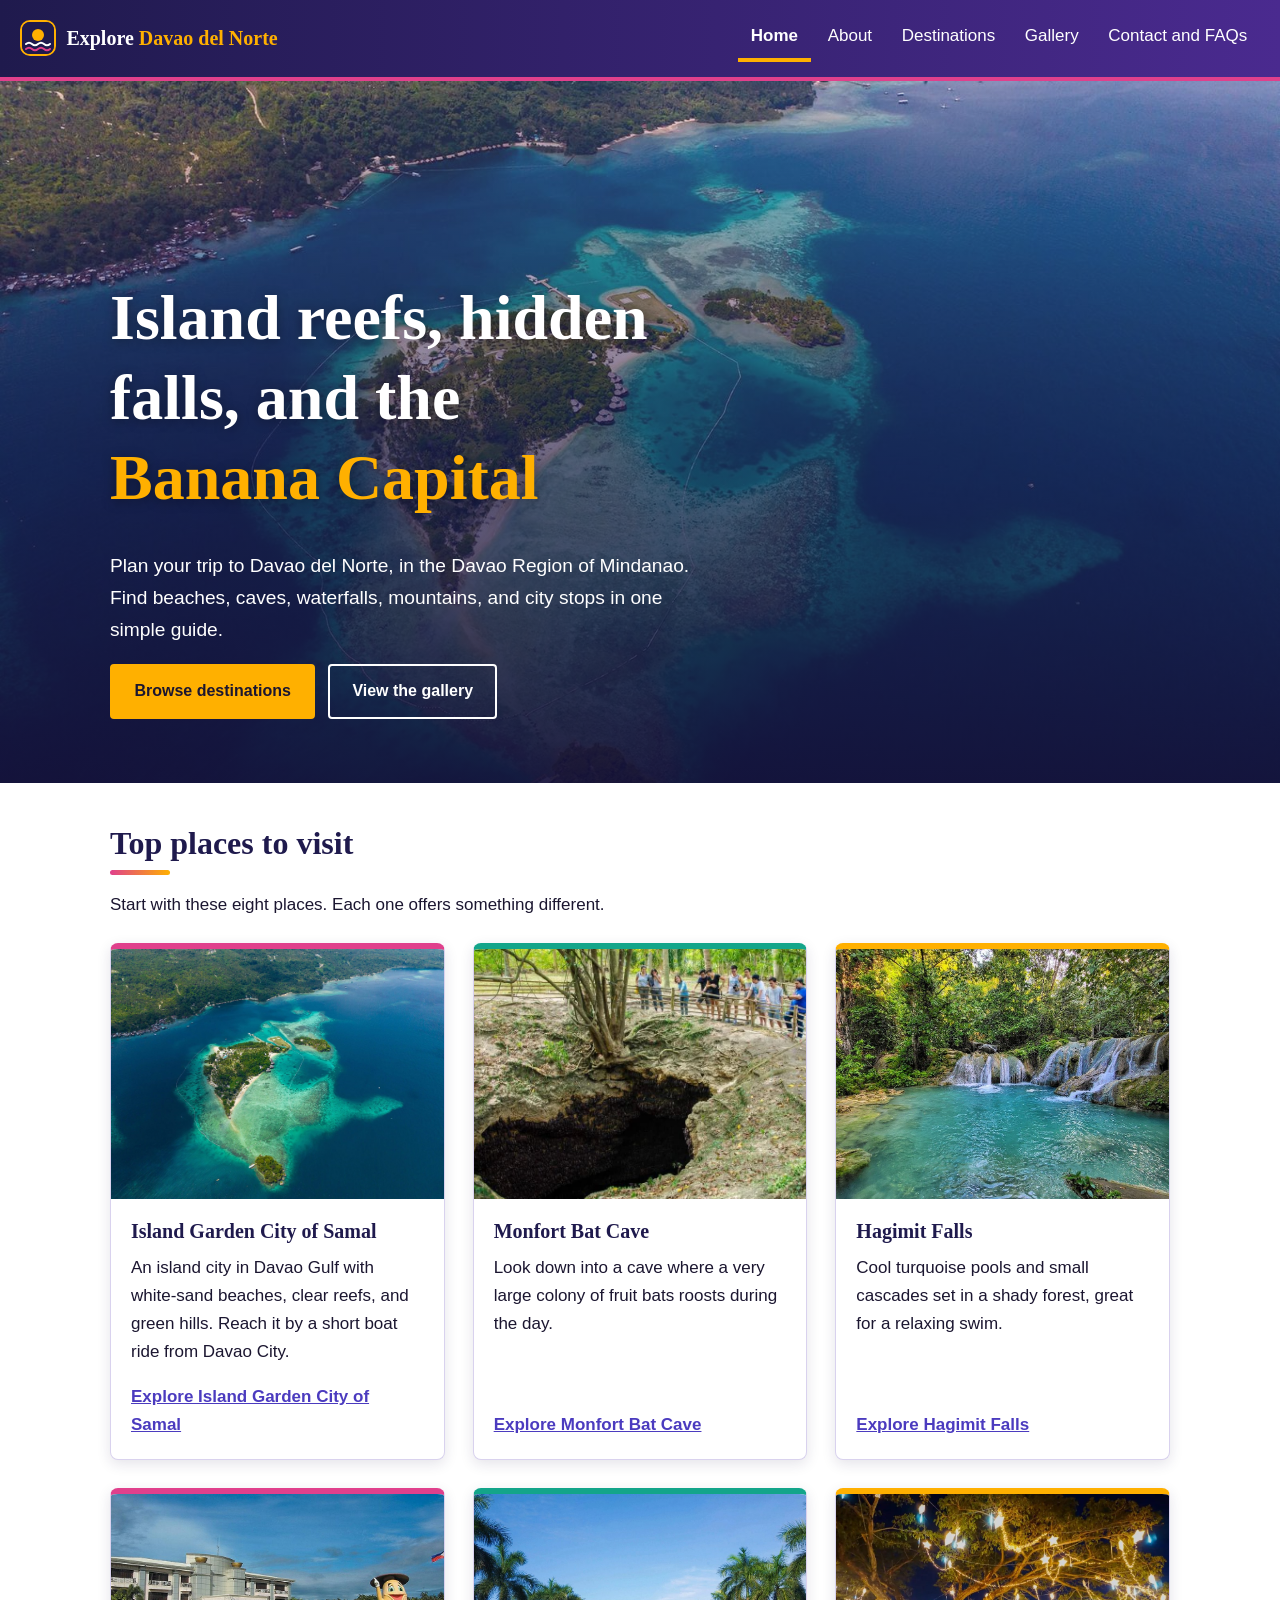
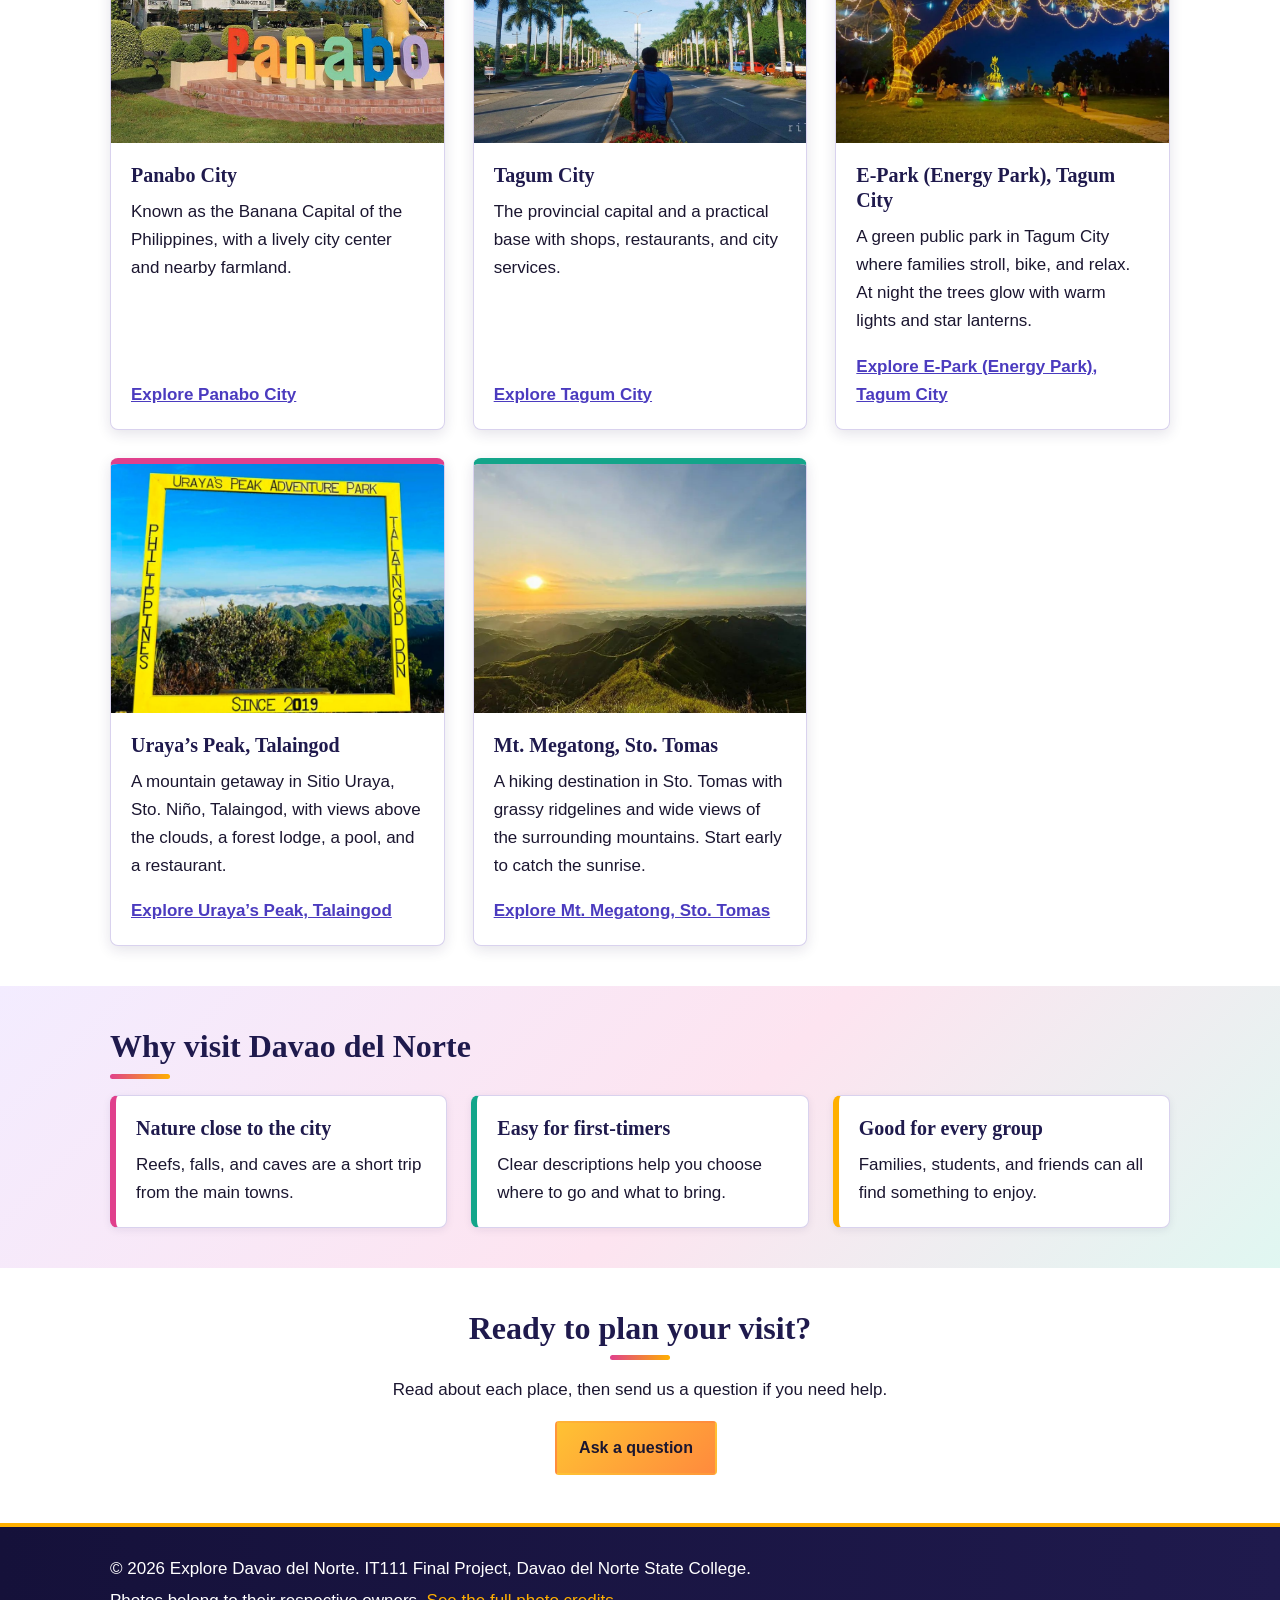
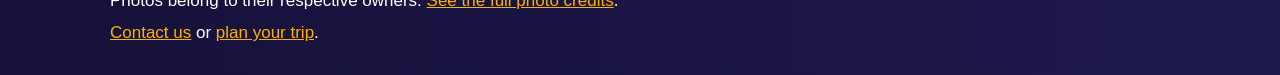
<file: index.html>
<!DOCTYPE html>
<html lang="en">
<head>
<meta charset="UTF-8">
<meta name="viewport" content="width=device-width, initial-scale=1">
<meta name="description" content="Beaches, waterfalls, caves, and city sights in Davao del Norte, Philippines.">
<title>Home | Explore Davao del Norte</title>
<link rel="icon" href="images/logo.svg" type="image/svg+xml">
<link rel="stylesheet" href="css/style.css">
</head>
<body>
<a class="skip-link" href="#main">Skip to main content</a>
<header class="site-header">
<a class="brand" href="index.html"><img src="images/logo.svg" width="36" height="36" alt=""><span>Explore <b>Davao del Norte</b></span></a>
<nav aria-label="Main navigation"><ul><li><a href="index.html" aria-current="page">Home</a></li><li><a href="about.html">About</a></li><li><a href="destinations.html">Destinations</a></li><li><a href="gallery.html">Gallery</a></li><li><a href="contact.html">Contact and FAQs</a></li></ul></nav>
</header>
<main id="main">
<section class="hero">
<img src="images/samal.jpg" width="1600" height="1198" alt="Aerial view of a small green island with white beaches and turquoise reefs in Davao Gulf, Island Garden City of Samal" fetchpriority="high">
<div class="hero-text wrap">
<h1>Island reefs, hidden falls, and the <span class="hl">Banana Capital</span></h1>
<p>Plan your trip to Davao del Norte, in the Davao Region of Mindanao. Find beaches, caves, waterfalls, mountains, and city stops in one simple guide.</p>
<a class="btn alt" href="destinations.html">Browse destinations</a>
<a class="btn light" href="gallery.html">View the gallery</a>
</div>
</section>
<section class="wrap">
<h2>Top places to visit</h2>
<p>Start with these eight places. Each one offers something different.</p>
<div class="cards"><article class="place-card"><img src="images/samal.jpg" width="1600" height="1198" alt="Aerial view of a small green island with white beaches and turquoise reefs in Davao Gulf, Island Garden City of Samal" loading="lazy"><div class="place-body"><h3>Island Garden City of Samal</h3><p>An island city in Davao Gulf with white-sand beaches, clear reefs, and green hills. Reach it by a short boat ride from Davao City.</p><a href="destinations.html#samal">Explore Island Garden City of Samal</a></div></article><article class="place-card"><img src="images/monfort-bat-cave.jpg" width="800" height="530" alt="Visitors at a wooden railing looking into the Monfort Bat Cave opening, where bats cling to the walls" loading="lazy"><div class="place-body"><h3>Monfort Bat Cave</h3><p>Look down into a cave where a very large colony of fruit bats roosts during the day.</p><a href="destinations.html#monfort">Explore Monfort Bat Cave</a></div></article><article class="place-card"><img src="images/hagimit-falls.jpg" width="1000" height="1248" alt="Clear turquoise pool fed by small waterfalls in a green forest at Hagimit Falls" loading="lazy"><div class="place-body"><h3>Hagimit Falls</h3><p>Cool turquoise pools and small cascades set in a shady forest, great for a relaxing swim.</p><a href="destinations.html#hagimit">Explore Hagimit Falls</a></div></article><article class="place-card"><img src="images/panabo.jpg" width="1600" height="719" alt="Panabo City Hall behind a colorful Panabo City sign and a banana mascot statue" loading="lazy"><div class="place-body"><h3>Panabo City</h3><p>Known as the Banana Capital of the Philippines, with a lively city center and nearby farmland.</p><a href="destinations.html#panabo">Explore Panabo City</a></div></article><article class="place-card"><img src="images/tagum-city.jpg" width="1600" height="912" alt="Man in a blue shirt standing on a road median, looking down a wide street lined with tall royal palm trees in Tagum City" loading="lazy"><div class="place-body"><h3>Tagum City</h3><p>The provincial capital and a practical base with shops, restaurants, and city services.</p><a href="destinations.html#tagum">Explore Tagum City</a></div></article><article class="place-card"><img src="images/e-park-night.jpg" width="1200" height="800" alt="Large tree wrapped in warm lights and hanging star lanterns at night in E-Park, with people walking and cycling" loading="lazy"><div class="place-body"><h3>E-Park (Energy Park), Tagum City</h3><p>A green public park in Tagum City where families stroll, bike, and relax. At night the trees glow with warm lights and star lanterns.</p><a href="destinations.html#epark">Explore E-Park (Energy Park), Tagum City</a></div></article><article class="place-card"><img src="images/urayas-peak-frame.jpg" width="1600" height="1266" alt="Large yellow frame reading Uraya's Peak Adventure Park, Talaingod, framing blue sky and green mountain ridges above a sea of clouds" loading="lazy"><div class="place-body"><h3>Uraya&rsquo;s Peak, Talaingod</h3><p>A mountain getaway in Sitio Uraya, Sto. Ni&ntilde;o, Talaingod, with views above the clouds, a forest lodge, a pool, and a restaurant.</p><a href="destinations.html#uraya">Explore Uraya&rsquo;s Peak, Talaingod</a></div></article><article class="place-card"><img src="images/mt-megatong.jpg" width="1080" height="700" alt="Sunrise over green grassy mountain ridges at Mt. Megatong, with soft mist in the valleys" loading="lazy"><div class="place-body"><h3>Mt. Megatong, Sto. Tomas</h3><p>A hiking destination in Sto. Tomas with grassy ridgelines and wide views of the surrounding mountains. Start early to catch the sunrise.</p><a href="destinations.html#megatong">Explore Mt. Megatong, Sto. Tomas</a></div></article></div>
</section>
<section class="band">
<div class="wrap">
<h2>Why visit Davao del Norte</h2>
<div class="grid">
<div class="card"><h3>Nature close to the city</h3><p>Reefs, falls, and caves are a short trip from the main towns.</p></div>
<div class="card"><h3>Easy for first-timers</h3><p>Clear descriptions help you choose where to go and what to bring.</p></div>
<div class="card"><h3>Good for every group</h3><p>Families, students, and friends can all find something to enjoy.</p></div>
</div>
</div>
</section>
<section class="wrap cta">
<h2>Ready to plan your visit?</h2>
<p>Read about each place, then send us a question if you need help.</p>
<a class="btn" href="contact.html">Ask a question</a>
</section>
</main>
<footer class="site-footer">
<div class="wrap">
<p>&copy; 2026 Explore Davao del Norte. IT111 Final Project, Davao del Norte State College.</p>
<p>Photos belong to their respective owners. <a href="gallery.html#credits">See the full photo credits</a>.</p>
<p><a href="contact.html">Contact us</a> or <a href="destinations.html">plan your trip</a>.</p>
</div>
</footer>
</body>
</html>
</file>
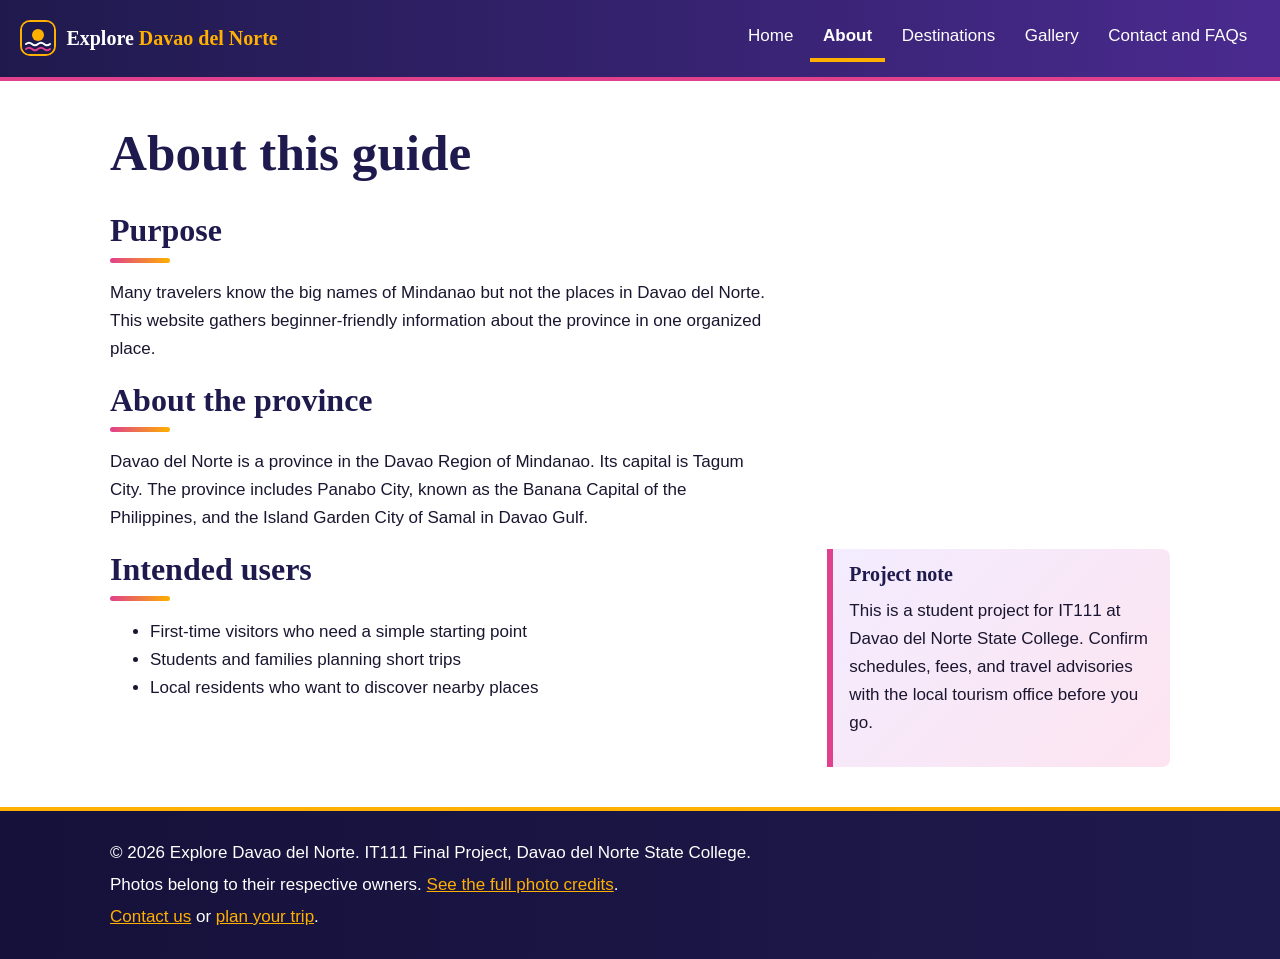
<file: about.html>
<!DOCTYPE html>
<html lang="en">
<head>
<meta charset="UTF-8">
<meta name="viewport" content="width=device-width, initial-scale=1">
<meta name="description" content="Why this travel guide exists and who it serves.">
<title>About | Explore Davao del Norte</title>
<link rel="icon" href="images/logo.svg" type="image/svg+xml">
<link rel="stylesheet" href="css/style.css">
</head>
<body>
<a class="skip-link" href="#main">Skip to main content</a>
<header class="site-header">
<a class="brand" href="index.html"><img src="images/logo.svg" width="36" height="36" alt=""><span>Explore <b>Davao del Norte</b></span></a>
<nav aria-label="Main navigation"><ul><li><a href="index.html">Home</a></li><li><a href="about.html" aria-current="page">About</a></li><li><a href="destinations.html">Destinations</a></li><li><a href="gallery.html">Gallery</a></li><li><a href="contact.html">Contact and FAQs</a></li></ul></nav>
</header>
<main id="main">
<section class="wrap">
<h1>About this guide</h1>
<div>
<h2>Purpose</h2>
<p>Many travelers know the big names of Mindanao but not the places in Davao del Norte. This website gathers beginner-friendly information about the province in one organized place.</p>
<h2>About the province</h2>
<p>Davao del Norte is a province in the Davao Region of Mindanao. Its capital is Tagum City. The province includes Panabo City, known as the Banana Capital of the Philippines, and the Island Garden City of Samal in Davao Gulf.</p>
</div>
<div class="split">
<div>
<h2>Intended users</h2>
<ul>
<li>First-time visitors who need a simple starting point</li>
<li>Students and families planning short trips</li>
<li>Local residents who want to discover nearby places</li>
</ul>
</div>
<aside class="note" aria-label="Project note">
<h3>Project note</h3>
<p>This is a student project for IT111 at Davao del Norte State College. Confirm schedules, fees, and travel advisories with the local tourism office before you go.</p>
</aside>
</div>
</section>
</main>
<footer class="site-footer">
<div class="wrap">
<p>&copy; 2026 Explore Davao del Norte. IT111 Final Project, Davao del Norte State College.</p>
<p>Photos belong to their respective owners. <a href="gallery.html#credits">See the full photo credits</a>.</p>
<p><a href="contact.html">Contact us</a> or <a href="destinations.html">plan your trip</a>.</p>
</div>
</footer>
</body>
</html>
</file>
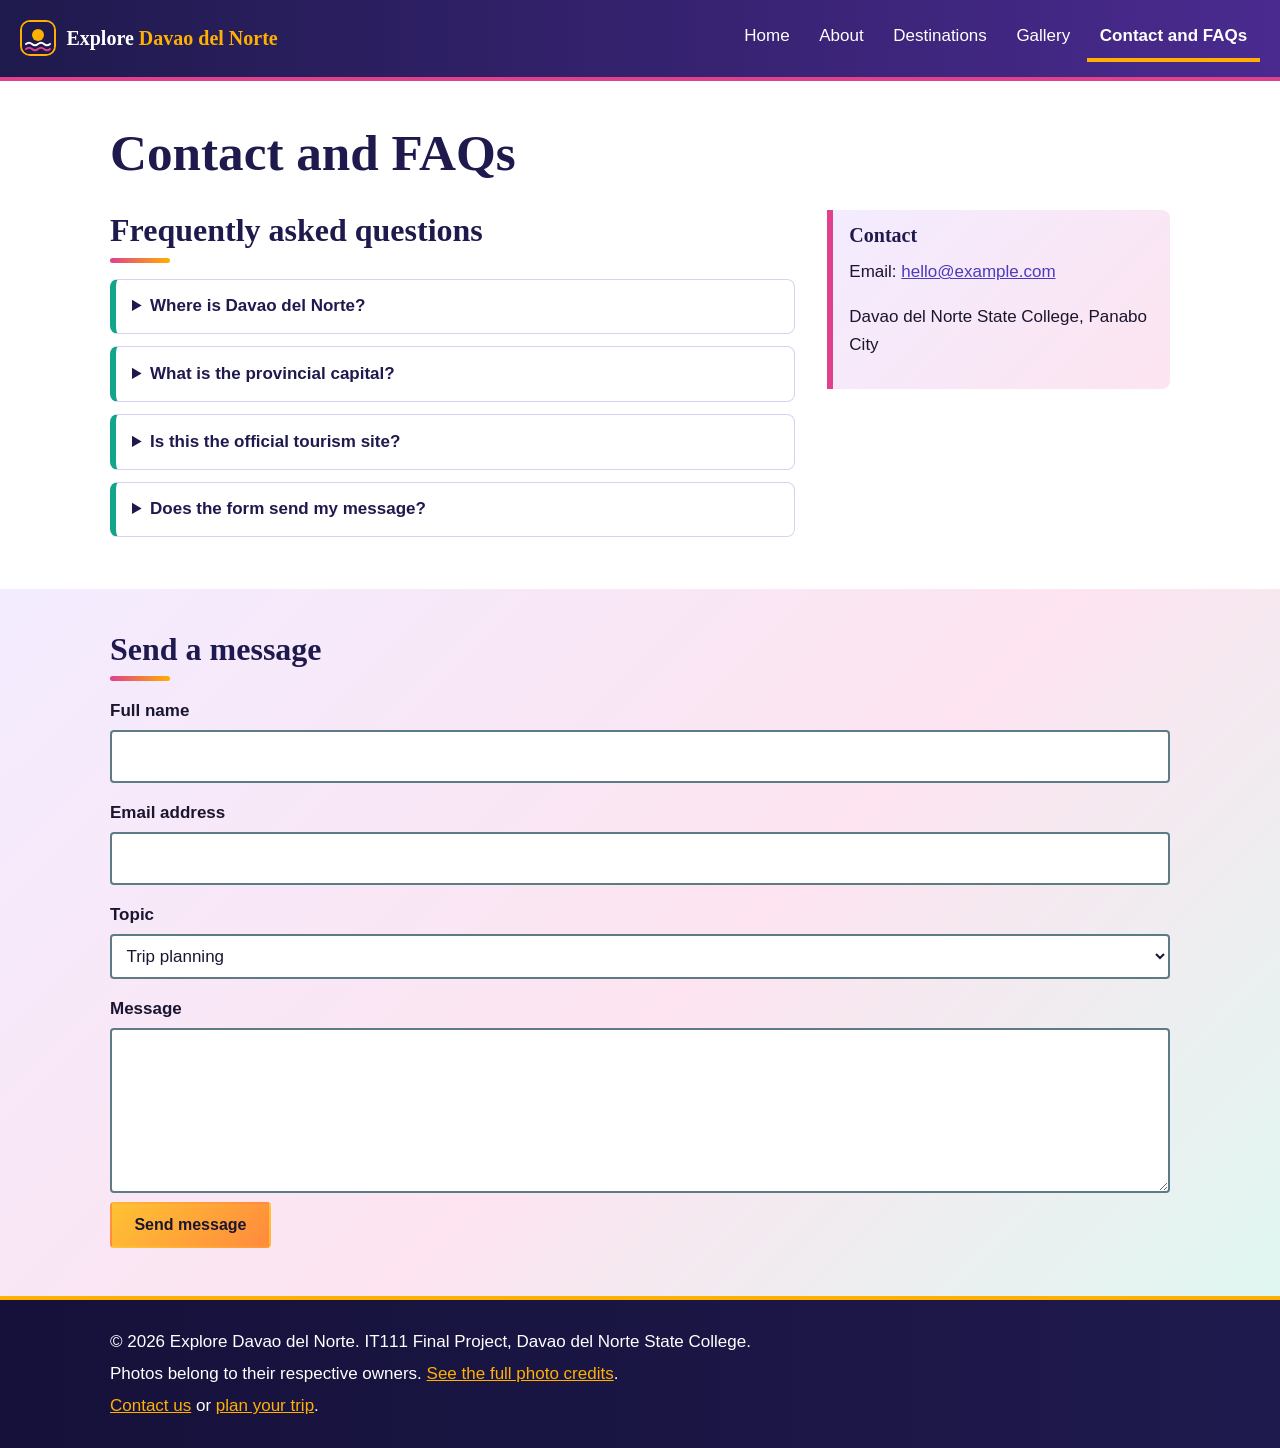
<file: contact.html>
<!DOCTYPE html>
<html lang="en">
<head>
<meta charset="UTF-8">
<meta name="viewport" content="width=device-width, initial-scale=1">
<meta name="description" content="Answers to common questions and a contact form.">
<title>Contact and FAQs | Explore Davao del Norte</title>
<link rel="icon" href="images/logo.svg" type="image/svg+xml">
<link rel="stylesheet" href="css/style.css">
</head>
<body>
<a class="skip-link" href="#main">Skip to main content</a>
<header class="site-header">
<a class="brand" href="index.html"><img src="images/logo.svg" width="36" height="36" alt=""><span>Explore <b>Davao del Norte</b></span></a>
<nav aria-label="Main navigation"><ul><li><a href="index.html">Home</a></li><li><a href="about.html">About</a></li><li><a href="destinations.html">Destinations</a></li><li><a href="gallery.html">Gallery</a></li><li><a href="contact.html" aria-current="page">Contact and FAQs</a></li></ul></nav>
</header>
<main id="main">
<section class="wrap">
<h1>Contact and FAQs</h1>
<div class="split">
<div>
<h2>Frequently asked questions</h2>
<details><summary>Where is Davao del Norte?</summary><p>It is a province in the Davao Region of Mindanao, Philippines.</p></details>
<details><summary>What is the provincial capital?</summary><p>Tagum City.</p></details>
<details><summary>Is this the official tourism site?</summary><p>No. It is a student project. Please confirm travel details with the local tourism office.</p></details>
<details><summary>Does the form send my message?</summary><p>No. It is a demo form and does not process data.</p></details>
</div>
<aside class="note" aria-label="Contact details">
<h3>Contact</h3>
<p>Email: <a href="mailto:hello@example.com">hello@example.com</a></p>
<p>Davao del Norte State College, Panabo City</p>
</aside>
</div>
</section>
<section class="band">
<div class="wrap">
<h2>Send a message</h2>
<form action="#" method="post">
<label for="name">Full name</label>
<input type="text" id="name" name="name" autocomplete="name" required>
<label for="email">Email address</label>
<input type="email" id="email" name="email" autocomplete="email" required>
<label for="topic">Topic</label>
<select id="topic" name="topic"><option>Trip planning</option><option>Feedback</option><option>Other</option></select>
<label for="message">Message</label>
<textarea id="message" name="message" rows="5" required></textarea>
<button class="btn" type="submit">Send message</button>
</form>
</div>
</section>
</main>
<footer class="site-footer">
<div class="wrap">
<p>&copy; 2026 Explore Davao del Norte. IT111 Final Project, Davao del Norte State College.</p>
<p>Photos belong to their respective owners. <a href="gallery.html#credits">See the full photo credits</a>.</p>
<p><a href="contact.html">Contact us</a> or <a href="destinations.html">plan your trip</a>.</p>
</div>
</footer>
</body>
</html>
</file>
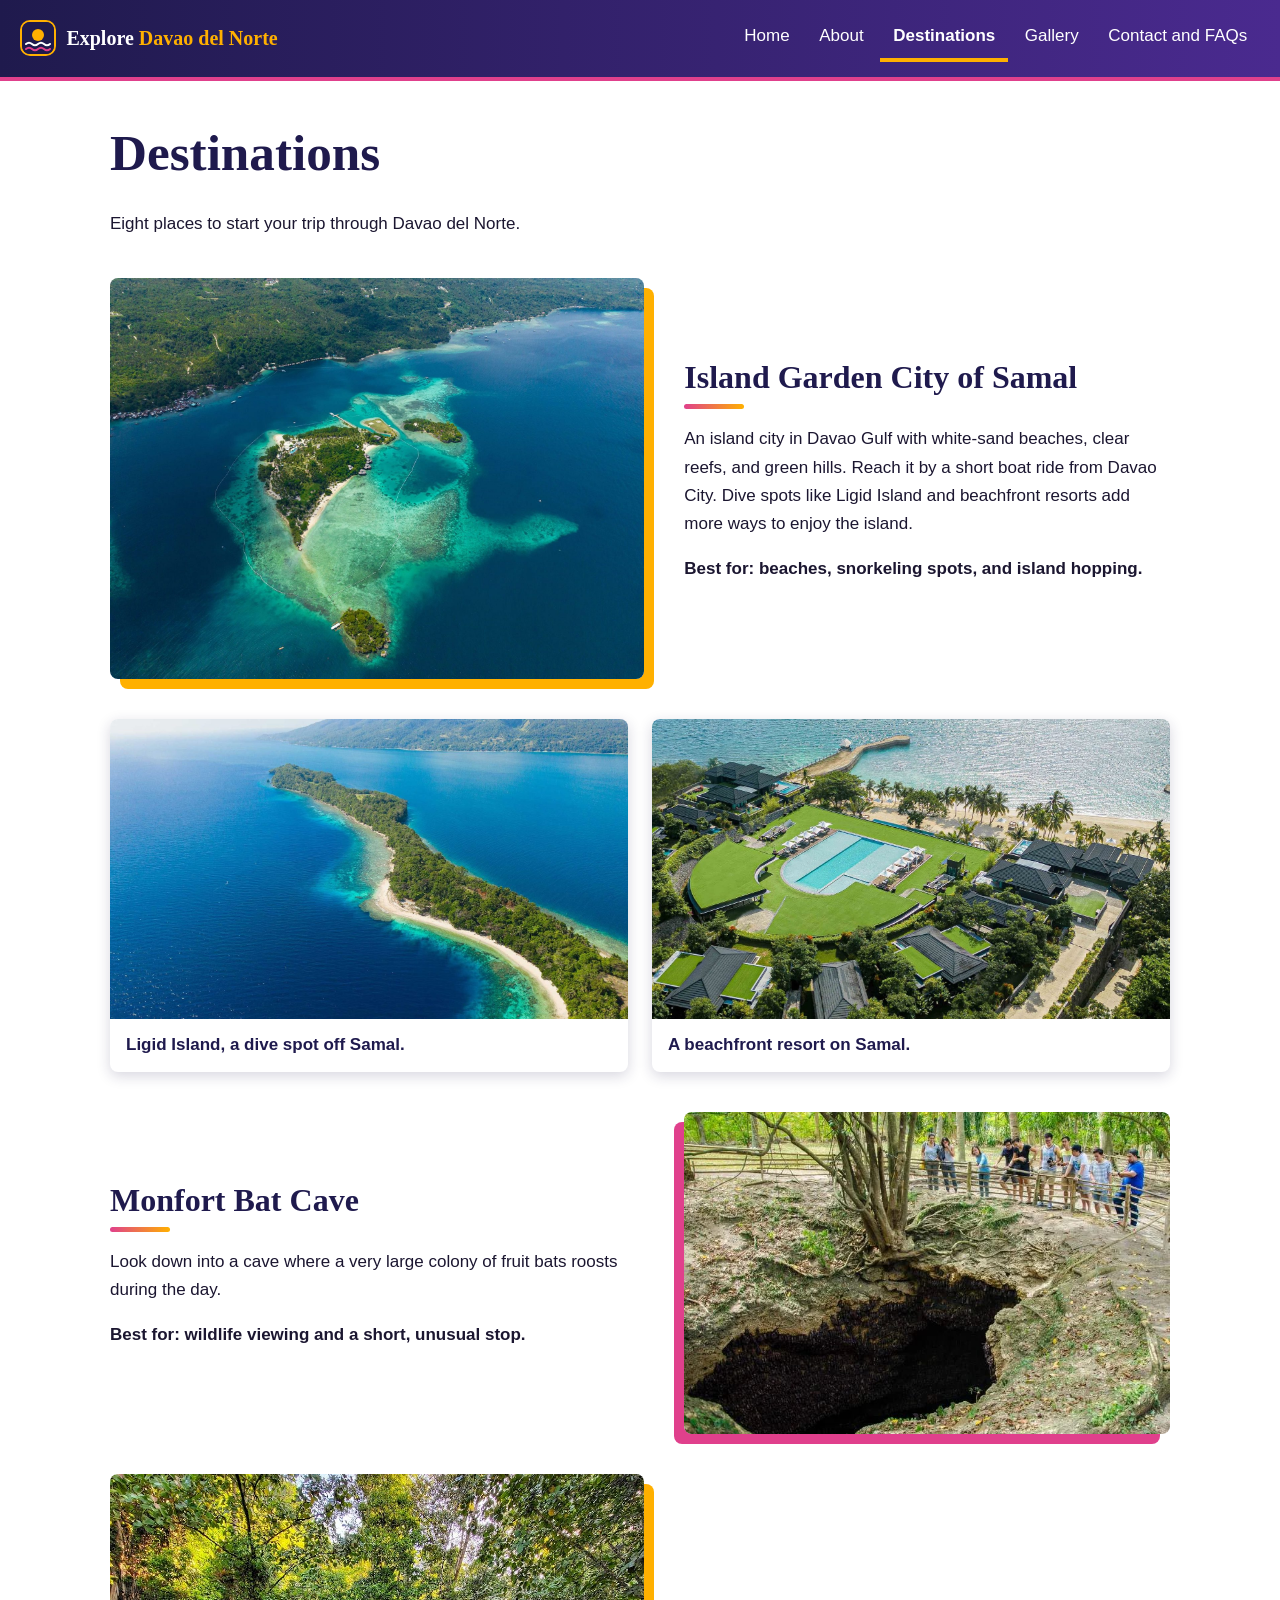
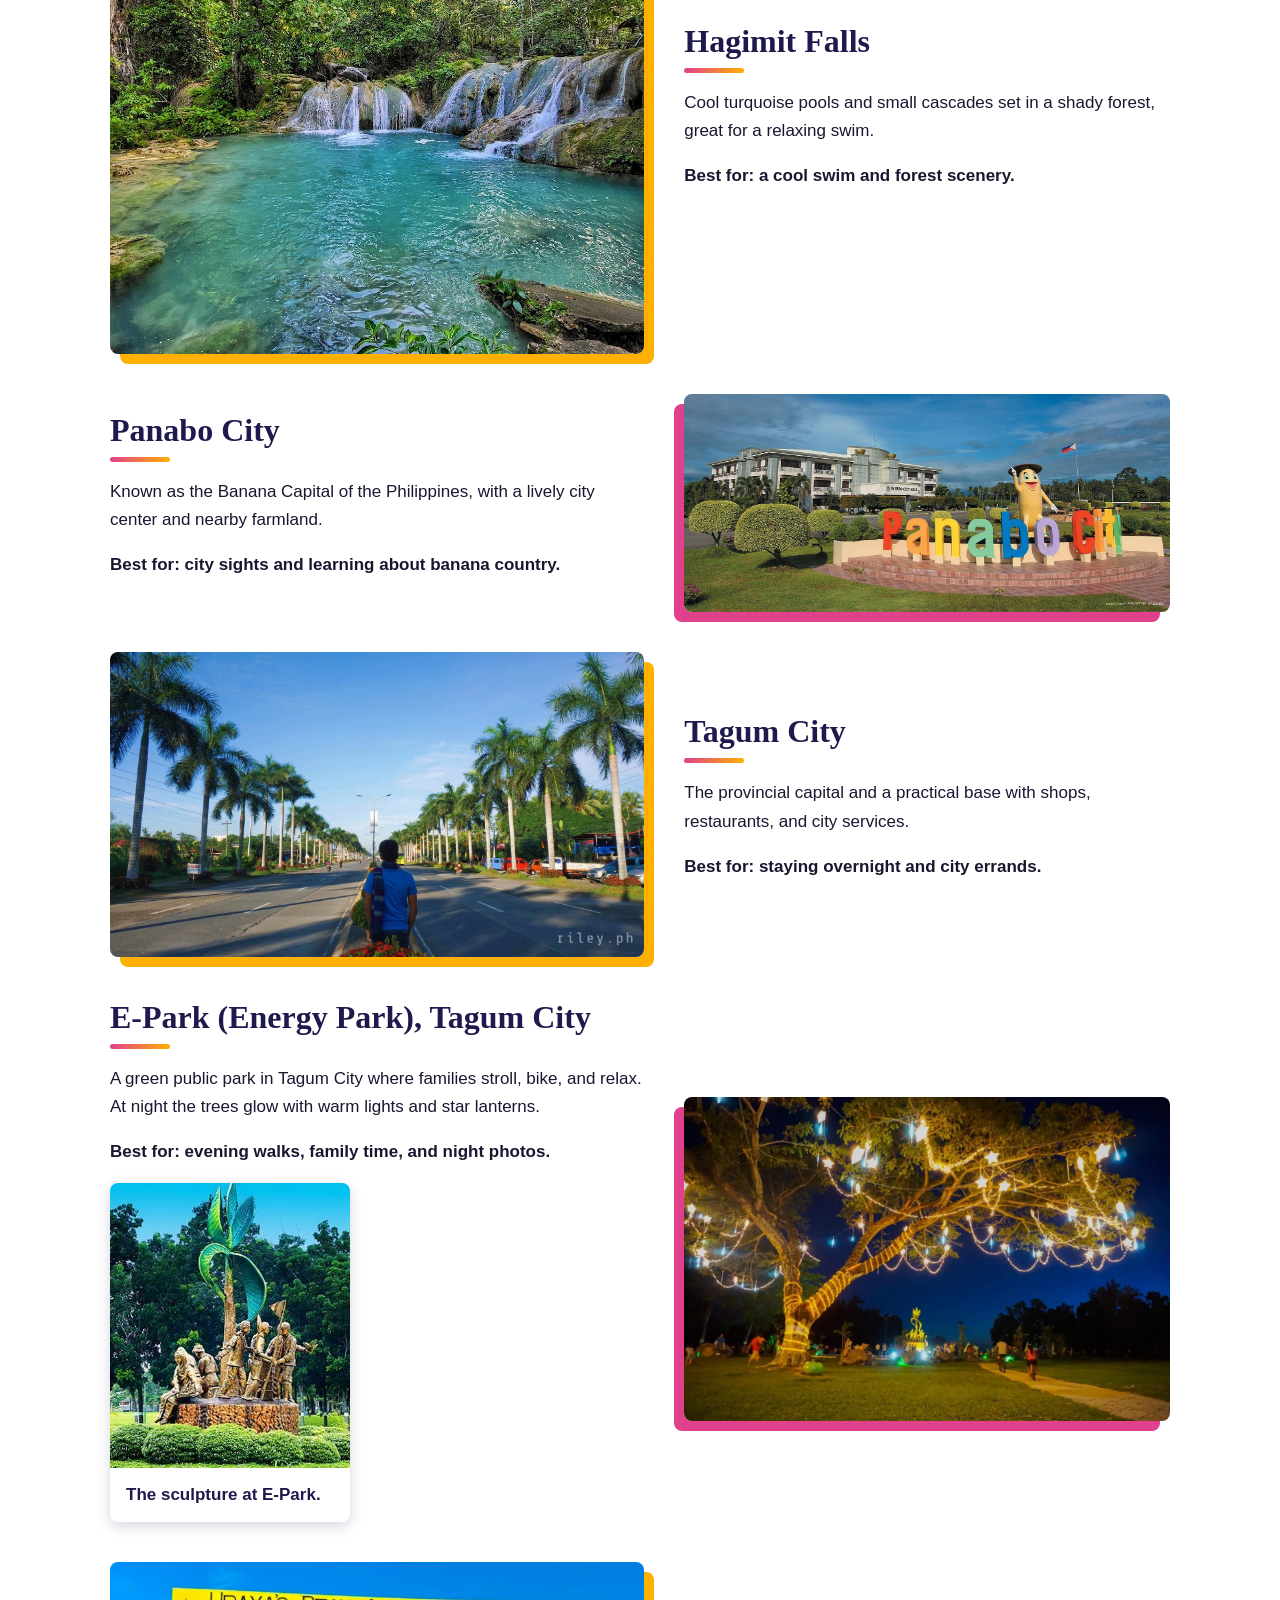
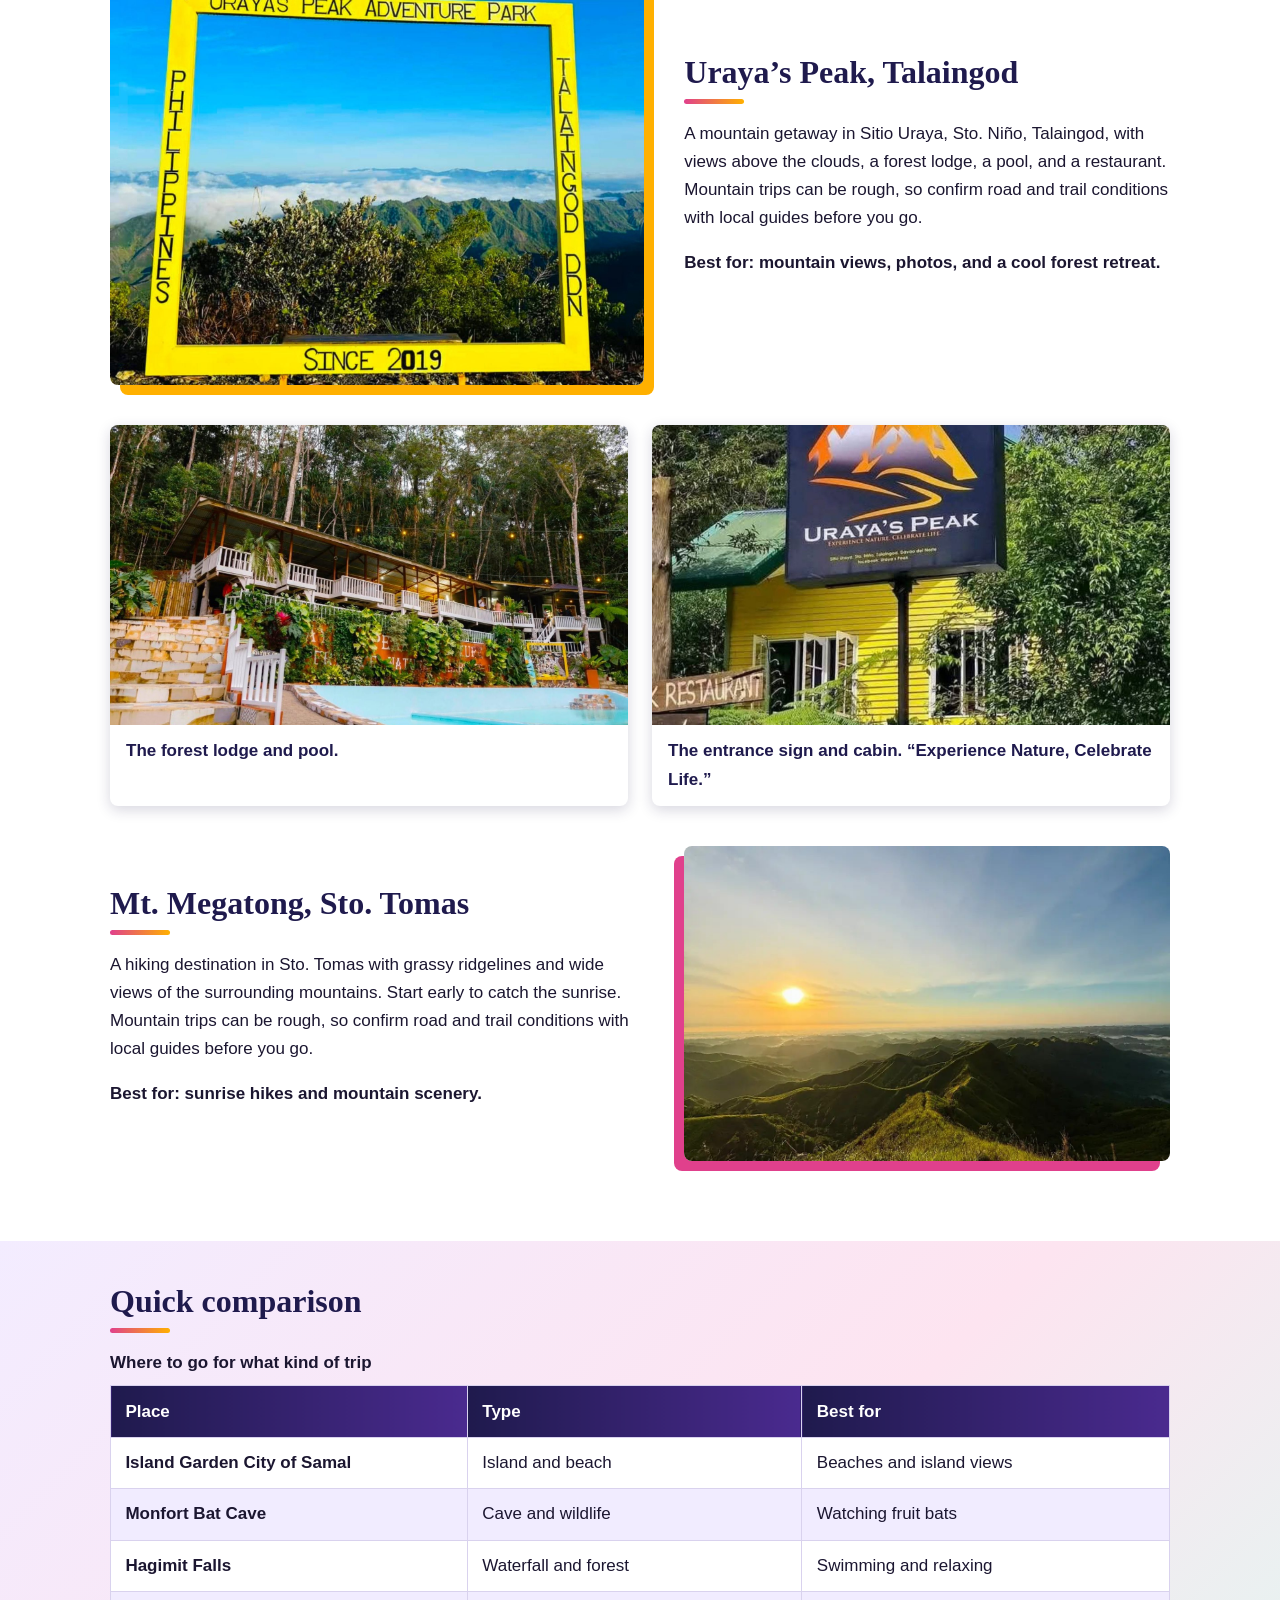
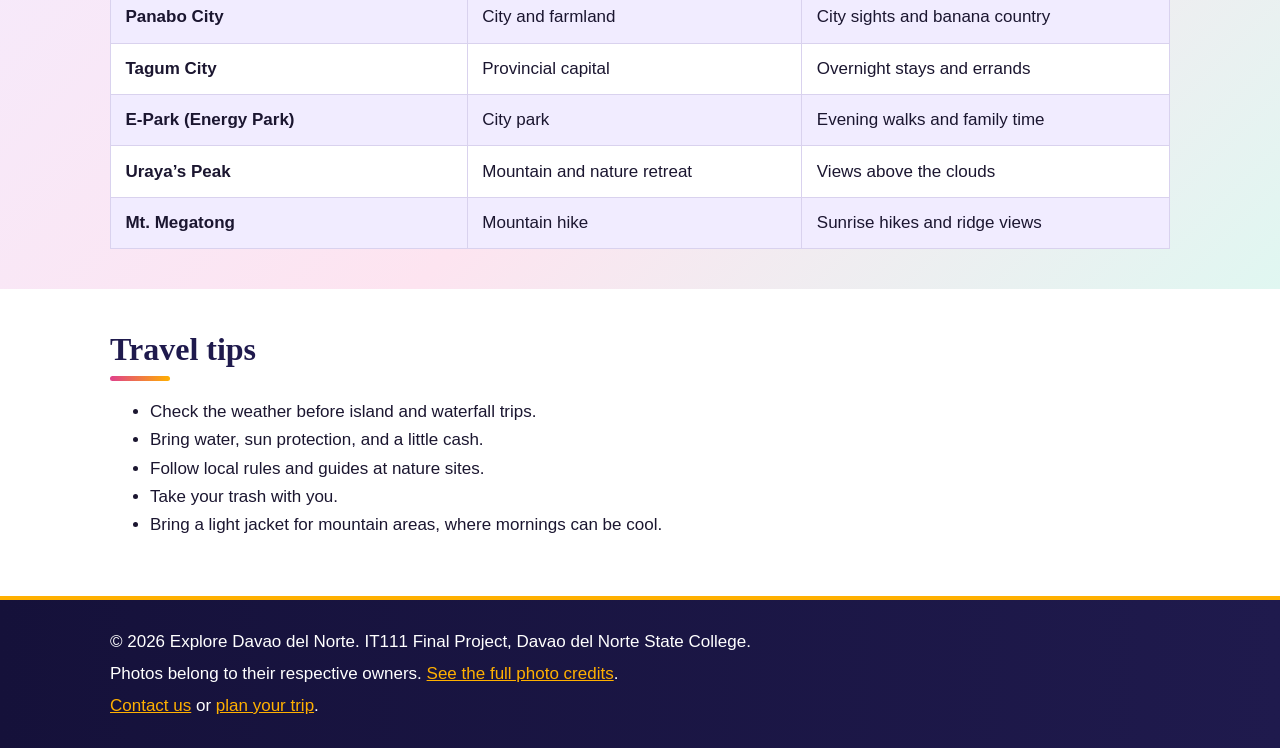
<file: destinations.html>
<!DOCTYPE html>
<html lang="en">
<head>
<meta charset="UTF-8">
<meta name="viewport" content="width=device-width, initial-scale=1">
<meta name="description" content="Featured places in Samal Island, Panabo City, and Tagum City.">
<title>Destinations | Explore Davao del Norte</title>
<link rel="icon" href="images/logo.svg" type="image/svg+xml">
<link rel="stylesheet" href="css/style.css">
</head>
<body>
<a class="skip-link" href="#main">Skip to main content</a>
<header class="site-header">
<a class="brand" href="index.html"><img src="images/logo.svg" width="36" height="36" alt=""><span>Explore <b>Davao del Norte</b></span></a>
<nav aria-label="Main navigation"><ul><li><a href="index.html">Home</a></li><li><a href="about.html">About</a></li><li><a href="destinations.html" aria-current="page">Destinations</a></li><li><a href="gallery.html">Gallery</a></li><li><a href="contact.html">Contact and FAQs</a></li></ul></nav>
</header>
<main id="main">
<section class="wrap">
<h1>Destinations</h1>
<p>Eight places to start your trip through Davao del Norte.</p>
<article class="feature" id="samal"><figure><img src="images/samal.jpg" width="1600" height="1198" alt="Aerial view of a small green island with white beaches and turquoise reefs in Davao Gulf, Island Garden City of Samal" loading="lazy"></figure><div><h2>Island Garden City of Samal</h2><p>An island city in Davao Gulf with white-sand beaches, clear reefs, and green hills. Reach it by a short boat ride from Davao City. Dive spots like Ligid Island and beachfront resorts add more ways to enjoy the island.</p><p><strong>Best for: beaches, snorkeling spots, and island hopping.</strong></p></div><div class="strip"><figure><img src="images/ligid-island.jpg" width="1600" height="899" alt="Aerial view of Ligid Island, a long forested island with a white-sand beach and coral reef surrounded by deep blue sea" loading="lazy"><figcaption>Ligid Island, a dive spot off Samal.</figcaption></figure><figure><img src="images/samal-beach-resort.jpg" width="1600" height="1162" alt="Aerial view of a beachfront resort in Samal with a large pool, green lawns, dark-roofed villas, palm trees, and a pier" loading="lazy"><figcaption>A beachfront resort on Samal.</figcaption></figure></div></article><article class="feature" id="monfort"><figure><img src="images/monfort-bat-cave.jpg" width="800" height="530" alt="Visitors at a wooden railing looking into the Monfort Bat Cave opening, where bats cling to the walls" loading="lazy"></figure><div><h2>Monfort Bat Cave</h2><p>Look down into a cave where a very large colony of fruit bats roosts during the day.</p><p><strong>Best for: wildlife viewing and a short, unusual stop.</strong></p></div></article><article class="feature" id="hagimit"><figure><img src="images/hagimit-falls.jpg" width="1000" height="1248" alt="Clear turquoise pool fed by small waterfalls in a green forest at Hagimit Falls" loading="lazy"></figure><div><h2>Hagimit Falls</h2><p>Cool turquoise pools and small cascades set in a shady forest, great for a relaxing swim.</p><p><strong>Best for: a cool swim and forest scenery.</strong></p></div></article><article class="feature" id="panabo"><figure><img src="images/panabo.jpg" width="1600" height="719" alt="Panabo City Hall behind a colorful Panabo City sign and a banana mascot statue" loading="lazy"></figure><div><h2>Panabo City</h2><p>Known as the Banana Capital of the Philippines, with a lively city center and nearby farmland.</p><p><strong>Best for: city sights and learning about banana country.</strong></p></div></article><article class="feature" id="tagum"><figure><img src="images/tagum-city.jpg" width="1600" height="912" alt="Man in a blue shirt standing on a road median, looking down a wide street lined with tall royal palm trees in Tagum City" loading="lazy"></figure><div><h2>Tagum City</h2><p>The provincial capital and a practical base with shops, restaurants, and city services.</p><p><strong>Best for: staying overnight and city errands.</strong></p></div></article><article class="feature" id="epark"><figure><img src="images/e-park-night.jpg" width="1200" height="800" alt="Large tree wrapped in warm lights and hanging star lanterns at night in E-Park, with people walking and cycling" loading="lazy"></figure><div><h2>E-Park (Energy Park), Tagum City</h2><p>A green public park in Tagum City where families stroll, bike, and relax. At night the trees glow with warm lights and star lanterns.</p><p><strong>Best for: evening walks, family time, and night photos.</strong></p><figure class="inset"><img src="images/e-park-statue.jpg" width="350" height="416" alt="Sculpture of villagers gathered under a tall green sprout, surrounded by trimmed bushes and trees in E-Park" loading="lazy"><figcaption>The sculpture at E-Park.</figcaption></figure></div></article><article class="feature" id="uraya"><figure><img src="images/urayas-peak-frame.jpg" width="1600" height="1266" alt="Large yellow frame reading Uraya's Peak Adventure Park, Talaingod, framing blue sky and green mountain ridges above a sea of clouds" loading="lazy"></figure><div><h2>Uraya&rsquo;s Peak, Talaingod</h2><p>A mountain getaway in Sitio Uraya, Sto. Ni&ntilde;o, Talaingod, with views above the clouds, a forest lodge, a pool, and a restaurant. Mountain trips can be rough, so confirm road and trail conditions with local guides before you go.</p><p><strong>Best for: mountain views, photos, and a cool forest retreat.</strong></p></div><div class="strip"><figure><img src="images/urayas-peak-lodge.jpg" width="1600" height="1072" alt="Wooden lodge with white railings among tall forest trees, a leafy garden, and a blue pool at Uraya's Peak" loading="lazy"><figcaption>The forest lodge and pool.</figcaption></figure><figure><img src="images/urayas-peak-sign.jpg" width="1600" height="1600" alt="Uraya's Peak sign with a mountain logo in front of a yellow wooden cabin surrounded by greenery" loading="lazy"><figcaption>The entrance sign and cabin. &ldquo;Experience Nature, Celebrate Life.&rdquo;</figcaption></figure></div></article><article class="feature" id="megatong"><figure><img src="images/mt-megatong.jpg" width="1080" height="700" alt="Sunrise over green grassy mountain ridges at Mt. Megatong, with soft mist in the valleys" loading="lazy"></figure><div><h2>Mt. Megatong, Sto. Tomas</h2><p>A hiking destination in Sto. Tomas with grassy ridgelines and wide views of the surrounding mountains. Start early to catch the sunrise. Mountain trips can be rough, so confirm road and trail conditions with local guides before you go.</p><p><strong>Best for: sunrise hikes and mountain scenery.</strong></p></div></article>
</section>
<section class="band">
<div class="wrap">
<h2>Quick comparison</h2>
<div class="table-scroll">
<table>
<caption>Where to go for what kind of trip</caption>
<thead><tr><th scope="col">Place</th><th scope="col">Type</th><th scope="col">Best for</th></tr></thead>
<tbody>
<tr><th scope="row">Island Garden City of Samal</th><td>Island and beach</td><td>Beaches and island views</td></tr>
<tr><th scope="row">Monfort Bat Cave</th><td>Cave and wildlife</td><td>Watching fruit bats</td></tr>
<tr><th scope="row">Hagimit Falls</th><td>Waterfall and forest</td><td>Swimming and relaxing</td></tr>
<tr><th scope="row">Panabo City</th><td>City and farmland</td><td>City sights and banana country</td></tr>
<tr><th scope="row">Tagum City</th><td>Provincial capital</td><td>Overnight stays and errands</td></tr>
<tr><th scope="row">E-Park (Energy Park)</th><td>City park</td><td>Evening walks and family time</td></tr><tr><th scope="row">Uraya&rsquo;s Peak</th><td>Mountain and nature retreat</td><td>Views above the clouds</td></tr><tr><th scope="row">Mt. Megatong</th><td>Mountain hike</td><td>Sunrise hikes and ridge views</td></tr></tbody>
</table>
</div>
</div>
</section>
<section class="wrap">
<h2>Travel tips</h2>
<ul>
<li>Check the weather before island and waterfall trips.</li>
<li>Bring water, sun protection, and a little cash.</li>
<li>Follow local rules and guides at nature sites.</li>
<li>Take your trash with you.</li><li>Bring a light jacket for mountain areas, where mornings can be cool.</li>
</ul>
</section>
</main>
<footer class="site-footer">
<div class="wrap">
<p>&copy; 2026 Explore Davao del Norte. IT111 Final Project, Davao del Norte State College.</p>
<p>Photos belong to their respective owners. <a href="gallery.html#credits">See the full photo credits</a>.</p>
<p><a href="contact.html">Contact us</a> or <a href="destinations.html">plan your trip</a>.</p>
</div>
</footer>
</body>
</html>
</file>
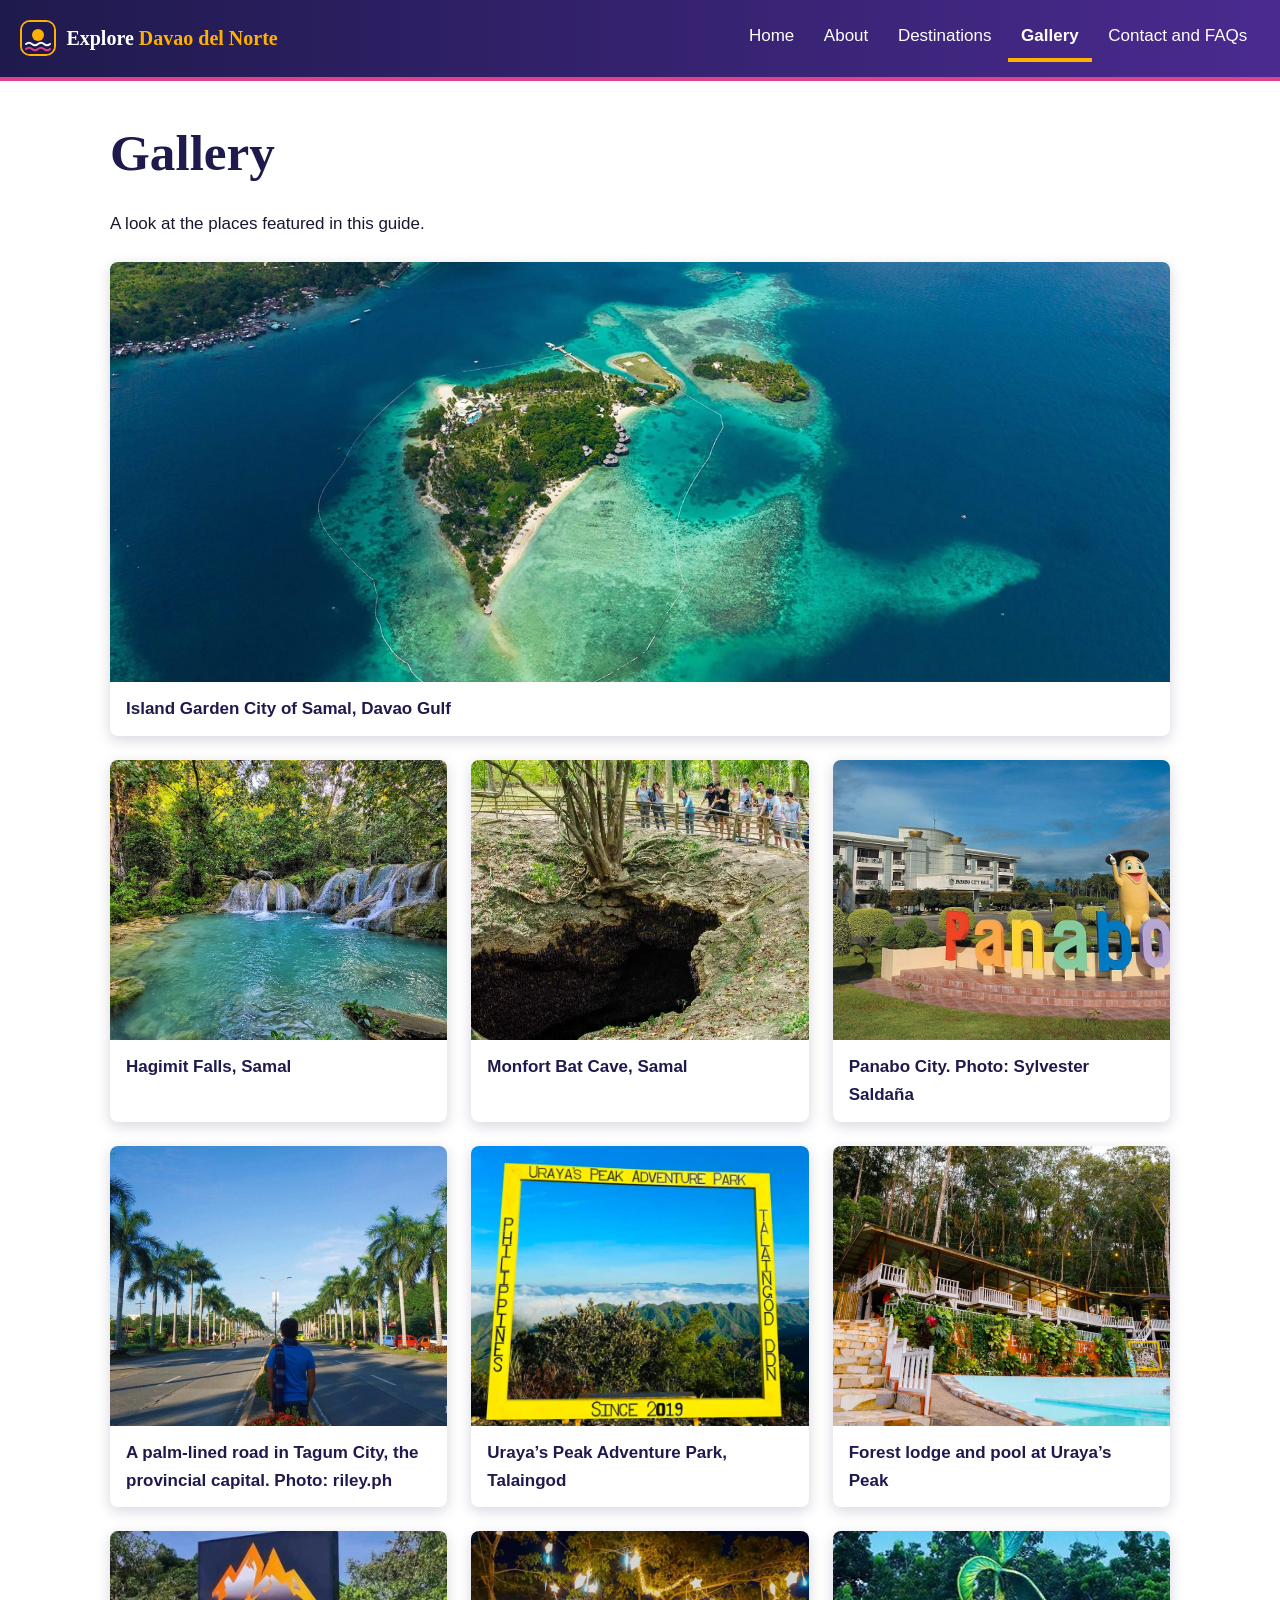
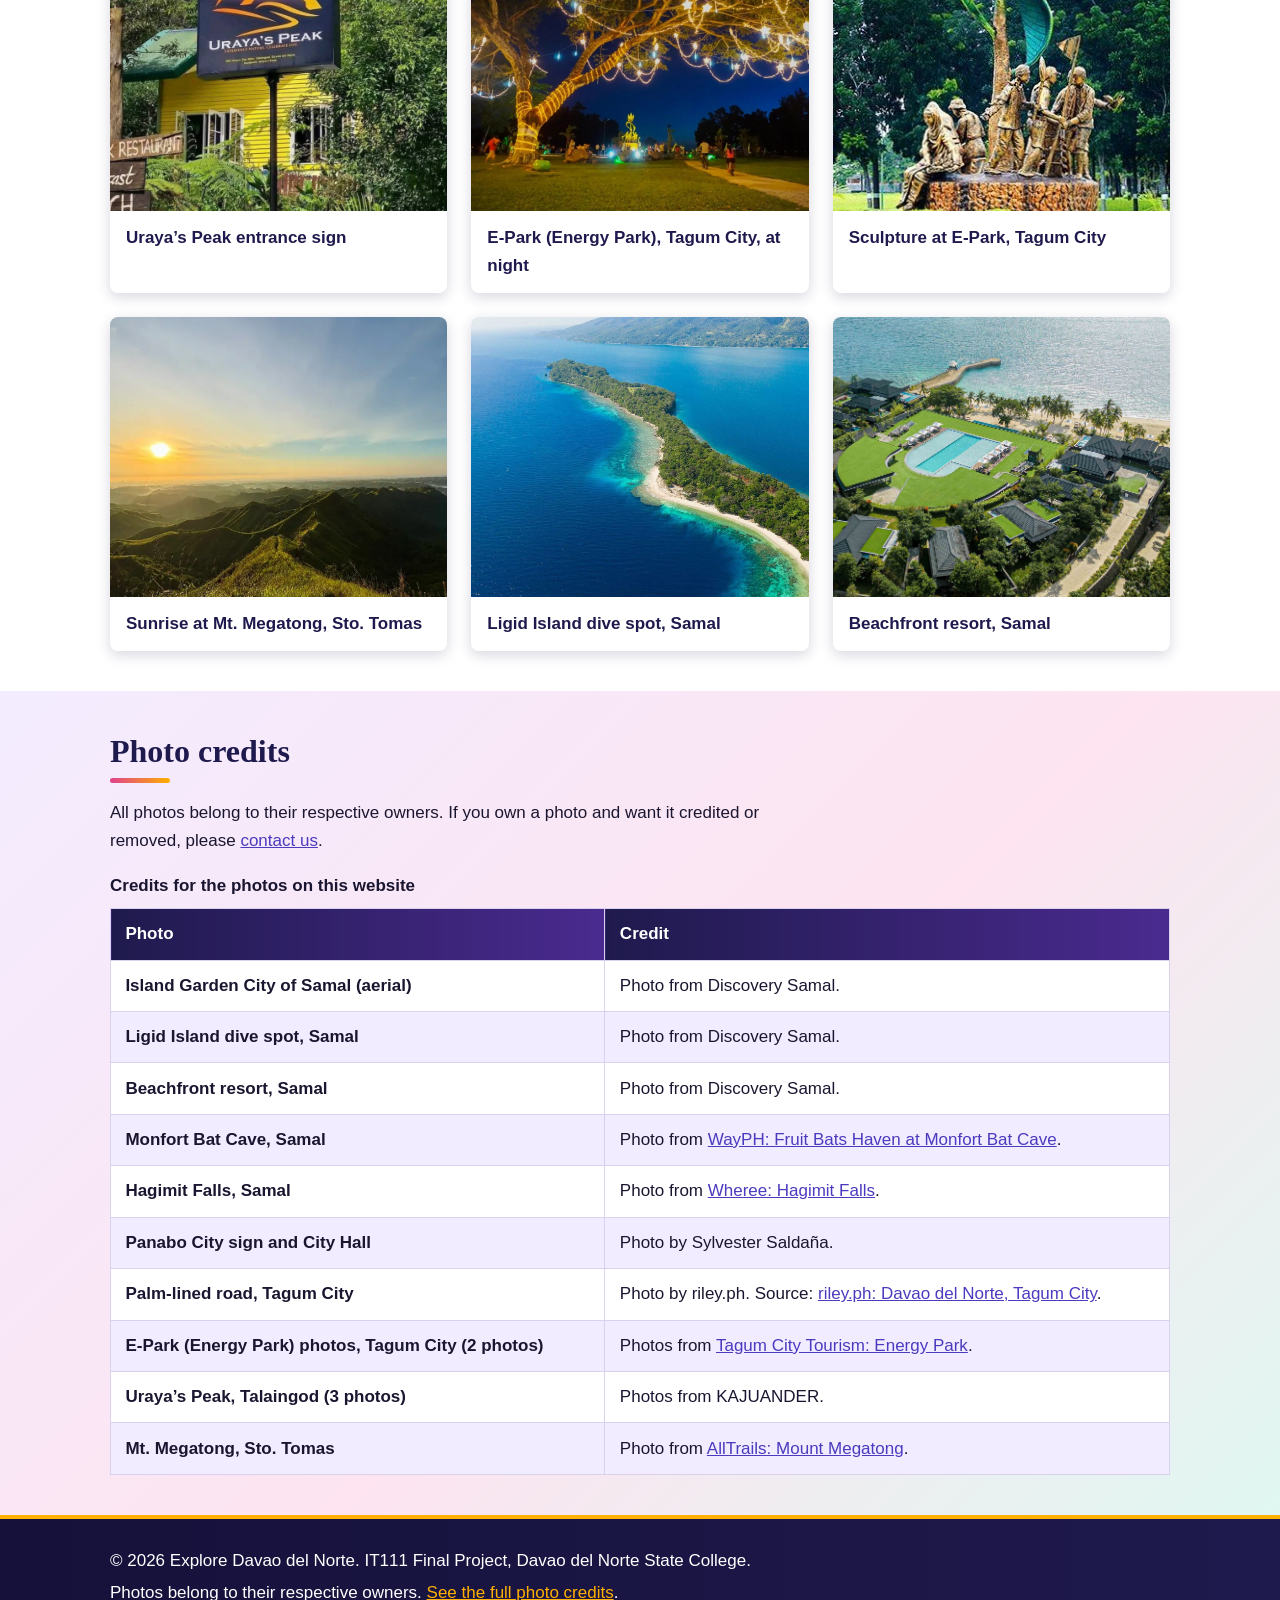
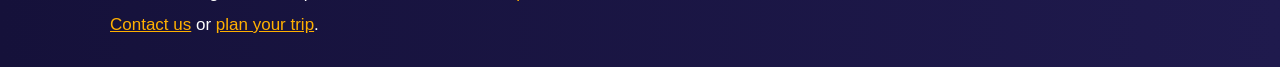
<file: gallery.html>
<!DOCTYPE html>
<html lang="en">
<head>
<meta charset="UTF-8">
<meta name="viewport" content="width=device-width, initial-scale=1">
<meta name="description" content="Photos of Samal Island, Monfort Bat Cave, Hagimit Falls, Panabo City, and Tagum City.">
<title>Gallery | Explore Davao del Norte</title>
<link rel="icon" href="images/logo.svg" type="image/svg+xml">
<link rel="stylesheet" href="css/style.css">
</head>
<body>
<a class="skip-link" href="#main">Skip to main content</a>
<header class="site-header">
<a class="brand" href="index.html"><img src="images/logo.svg" width="36" height="36" alt=""><span>Explore <b>Davao del Norte</b></span></a>
<nav aria-label="Main navigation"><ul><li><a href="index.html">Home</a></li><li><a href="about.html">About</a></li><li><a href="destinations.html">Destinations</a></li><li><a href="gallery.html" aria-current="page">Gallery</a></li><li><a href="contact.html">Contact and FAQs</a></li></ul></nav>
</header>
<main id="main">
<section class="wrap">
<h1>Gallery</h1>
<p>A look at the places featured in this guide.</p>
<div class="gallery"><figure><img src="images/samal.jpg" width="1600" height="1198" alt="Aerial view of a small green island with white beaches and turquoise reefs in Davao Gulf, Island Garden City of Samal" loading="lazy"><figcaption>Island Garden City of Samal, Davao Gulf</figcaption></figure><figure><img src="images/hagimit-falls.jpg" width="1000" height="1248" alt="Clear turquoise pool fed by small waterfalls in a green forest at Hagimit Falls" loading="lazy"><figcaption>Hagimit Falls, Samal</figcaption></figure><figure><img src="images/monfort-bat-cave.jpg" width="800" height="530" alt="Visitors at a wooden railing looking into the Monfort Bat Cave opening, where bats cling to the walls" loading="lazy"><figcaption>Monfort Bat Cave, Samal</figcaption></figure><figure><img src="images/panabo.jpg" width="1600" height="719" alt="Panabo City Hall behind a colorful Panabo City sign and a banana mascot statue" loading="lazy"><figcaption>Panabo City. Photo: Sylvester Salda&ntilde;a</figcaption></figure><figure><img src="images/tagum-city.jpg" width="1600" height="912" alt="Man in a blue shirt standing on a road median, looking down a wide street lined with tall royal palm trees in Tagum City" loading="lazy"><figcaption>A palm-lined road in Tagum City, the provincial capital. Photo: riley.ph</figcaption></figure><figure><img src="images/urayas-peak-frame.jpg" width="1600" height="1266" alt="Large yellow frame reading Uraya's Peak Adventure Park, Talaingod, framing blue sky and green mountain ridges above a sea of clouds" loading="lazy"><figcaption>Uraya&rsquo;s Peak Adventure Park, Talaingod</figcaption></figure><figure><img src="images/urayas-peak-lodge.jpg" width="1600" height="1072" alt="Wooden lodge with white railings among tall forest trees, a leafy garden, and a blue pool at Uraya's Peak" loading="lazy"><figcaption>Forest lodge and pool at Uraya&rsquo;s Peak</figcaption></figure><figure><img src="images/urayas-peak-sign.jpg" width="1600" height="1600" alt="Uraya's Peak sign with a mountain logo in front of a yellow wooden cabin surrounded by greenery" loading="lazy"><figcaption>Uraya&rsquo;s Peak entrance sign</figcaption></figure><figure><img src="images/e-park-night.jpg" width="1200" height="800" alt="Large tree wrapped in warm lights and hanging star lanterns at night in E-Park, with people walking and cycling" loading="lazy"><figcaption>E-Park (Energy Park), Tagum City, at night</figcaption></figure><figure><img src="images/e-park-statue.jpg" width="350" height="416" alt="Sculpture of villagers gathered under a tall green sprout, surrounded by trimmed bushes and trees in E-Park" loading="lazy"><figcaption>Sculpture at E-Park, Tagum City</figcaption></figure><figure><img src="images/mt-megatong.jpg" width="1080" height="700" alt="Sunrise over green grassy mountain ridges at Mt. Megatong, with soft mist in the valleys" loading="lazy"><figcaption>Sunrise at Mt. Megatong, Sto. Tomas</figcaption></figure><figure><img src="images/ligid-island.jpg" width="1600" height="899" alt="Aerial view of Ligid Island, a long forested island with a white-sand beach and coral reef surrounded by deep blue sea" loading="lazy"><figcaption>Ligid Island dive spot, Samal</figcaption></figure><figure><img src="images/samal-beach-resort.jpg" width="1600" height="1162" alt="Aerial view of a beachfront resort in Samal with a large pool, green lawns, dark-roofed villas, palm trees, and a pier" loading="lazy"><figcaption>Beachfront resort, Samal</figcaption></figure></div>
</section>
<section class="band" id="credits">
<div class="wrap">
<h2>Photo credits</h2>
<p>All photos belong to their respective owners. If you own a photo and want it credited or removed, please <a href="contact.html">contact us</a>.</p>
<div class="table-scroll">
<table>
<caption>Credits for the photos on this website</caption>
<thead><tr><th scope="col">Photo</th><th scope="col">Credit</th></tr></thead>
<tbody><tr><th scope="row">Island Garden City of Samal (aerial)</th><td>Photo from Discovery Samal.</td></tr><tr><th scope="row">Ligid Island dive spot, Samal</th><td>Photo from Discovery Samal.</td></tr><tr><th scope="row">Beachfront resort, Samal</th><td>Photo from Discovery Samal.</td></tr><tr><th scope="row">Monfort Bat Cave, Samal</th><td>Photo from <a href="https://wayph.com/fruit-bats-haven-at-monfort-bat-cave-in-samal-island-davao-del-norte/" target="_blank" rel="noopener">WayPH: Fruit Bats Haven at Monfort Bat Cave</a>.</td></tr><tr><th scope="row">Hagimit Falls, Samal</th><td>Photo from <a href="https://hagimit-falls.wheree.com/" target="_blank" rel="noopener">Wheree: Hagimit Falls</a>.</td></tr><tr><th scope="row">Panabo City sign and City Hall</th><td>Photo by Sylvester Salda&ntilde;a.</td></tr><tr><th scope="row">Palm-lined road, Tagum City</th><td>Photo by riley.ph. Source: <a href="https://riley.ph/davao-del-norte-tagum-city/" target="_blank" rel="noopener">riley.ph: Davao del Norte, Tagum City</a>.</td></tr><tr><th scope="row">E-Park (Energy Park) photos, Tagum City (2 photos)</th><td>Photos from <a href="https://tagumcitytourism.wordpress.com/energy-park/" target="_blank" rel="noopener">Tagum City Tourism: Energy Park</a>.</td></tr><tr><th scope="row">Uraya&rsquo;s Peak, Talaingod (3 photos)</th><td>Photos from KAJUANDER.</td></tr><tr><th scope="row">Mt. Megatong, Sto. Tomas</th><td>Photo from <a href="https://www.alltrails.com/trail/philippines/davao-del-norte/mount-megatong" target="_blank" rel="noopener">AllTrails: Mount Megatong</a>.</td></tr></tbody>
</table>
</div>
</div>
</section>
</main>
<footer class="site-footer">
<div class="wrap">
<p>&copy; 2026 Explore Davao del Norte. IT111 Final Project, Davao del Norte State College.</p>
<p>Photos belong to their respective owners. <a href="gallery.html#credits">See the full photo credits</a>.</p>
<p><a href="contact.html">Contact us</a> or <a href="destinations.html">plan your trip</a>.</p>
</div>
</footer>
</body>
</html>
</file>
<file: css/style.css>
:root{--navy:#1f1a4d;--sea:#4b3bbf;--sand:#f3ecff;--banana:#ffb000;--mist:#f1ecff;--ink:#1b1630;--line:#d9d2ee;--coral:#e0408c;--leaf:#13a58a}
*,*::before,*::after{box-sizing:border-box}
html{scroll-behavior:smooth}
body{margin:0;font:1.0625rem/1.65 "Segoe UI",Roboto,Helvetica,Arial,sans-serif;color:var(--ink);background:#fff}
h1,h2,h3{font-family:Georgia,"Palatino Linotype",serif;line-height:1.25;color:var(--navy);margin:0 0 .5em}
h1{font-size:clamp(2rem,5vw,3.2rem)}h2{font-size:clamp(1.5rem,3.2vw,2rem)}h3{font-size:1.25rem}
p{margin:0 0 1em;max-width:70ch}
a{color:var(--sea)}a:hover{color:var(--navy)}
:focus-visible{outline:3px solid var(--banana);outline-offset:3px}
img{max-width:100%;height:auto;display:block}
.skip-link{position:absolute;left:-999px;top:0;background:var(--banana);color:var(--ink);padding:.6rem 1rem;z-index:10}
.skip-link:focus{left:0}
.site-header{background:var(--navy);color:#fff;display:flex;flex-wrap:wrap;align-items:center;justify-content:space-between;gap:.75rem 1.5rem;padding:.9rem 1.25rem}
.brand{font:700 1.25rem Georgia,serif;color:#fff;text-decoration:none}
.brand:hover{color:var(--banana)}
.site-header nav ul{display:flex;flex-wrap:wrap;gap:.25rem;list-style:none;margin:0;padding:0}
.site-header nav a{display:block;color:#fff;text-decoration:none;padding:.5rem .8rem;border-bottom:4px solid transparent}
.site-header nav a:hover{border-bottom-color:var(--sea)}
.site-header nav a[aria-current="page"]{border-bottom-color:var(--banana);font-weight:700}
.wrap{max-width:1100px;margin:0 auto;padding:2.5rem 1.25rem}
.hero{background:var(--mist)}
.btn{display:inline-block;background:var(--navy);color:#fff;text-decoration:none;font-weight:700;padding:.75rem 1.4rem;border:2px solid var(--navy);border-radius:4px;margin:0 .5rem .5rem 0;font-size:1rem;cursor:pointer}
.btn:hover{background:#fff;color:var(--navy)}
.btn.alt{background:var(--banana);border-color:var(--banana);color:var(--ink)}
.btn.alt:hover{background:#fff;border-color:var(--navy)}
.grid{display:grid;grid-template-columns:repeat(auto-fit,minmax(250px,1fr));gap:1.5rem}
.card{border:1px solid var(--line);border-left:6px solid var(--sea);padding:1.25rem;background:#fff}
.card p{margin:0}
.band{background:var(--sand)}
.table-scroll{overflow-x:auto}
table{border-collapse:collapse;width:100%;min-width:520px;background:#fff}
caption{text-align:left;font-weight:700;padding-bottom:.5rem}
th,td{border:1px solid var(--line);padding:.7rem .9rem;text-align:left;vertical-align:top}
thead th{background:var(--navy);color:#fff}
tbody tr:nth-child(even){background:var(--mist)}
figure{margin:0;border:1px solid var(--line);background:#fff}
figcaption{padding:.8rem 1rem}
.split{display:grid;grid-template-columns:2fr 1fr;gap:2rem}
details{border:1px solid var(--line);padding:.8rem 1rem;margin-bottom:.75rem}
details p{margin:.5rem 0 0}
summary{cursor:pointer;font-weight:700;color:var(--navy)}
details[open]{background:var(--mist)}
label{display:block;font-weight:700;margin:1rem 0 .3rem}
input,select,textarea{width:100%;font:inherit;padding:.65rem;border:2px solid #5d7b84;border-radius:4px;background:#fff;color:var(--ink)}
.note{border-left:6px solid var(--banana);background:var(--sand);padding:.8rem 1rem;align-self:start}
.site-footer{background:var(--navy);color:#fff}
.site-footer .wrap{padding:1.5rem 1.25rem}
.site-footer p{margin:.25rem 0;max-width:none}
.site-footer a{color:var(--banana)}
@media (max-width:900px){.split{grid-template-columns:1fr}}
@media (max-width:600px){body{font-size:1rem}.wrap{padding:1.75rem 1rem}.site-header{flex-direction:column;align-items:flex-start}.site-header nav a{padding:.55rem .6rem}.btn{display:block;text-align:center;margin-right:0}}
@media (prefers-reduced-motion:reduce){html{scroll-behavior:auto}}
/* v2 visual upgrade */
.site-header{position:sticky;top:0;z-index:20}
[id]{scroll-margin-top:5rem}
.hero{position:relative;background:var(--navy);color:#fff;min-height:78vh;display:flex;align-items:flex-end;overflow:hidden}
.hero>img{position:absolute;inset:0;width:100%;height:100%;object-fit:cover}
.hero::after{content:"";position:absolute;inset:0;background:linear-gradient(to top,rgba(21,17,58,.92) 0%,rgba(21,17,58,.65) 45%,rgba(21,17,58,.15) 100%)}
.hero .hero-text{position:relative;z-index:2;display:block;width:100%;padding-top:4rem;padding-bottom:3.5rem}
.hero h1{color:#fff;max-width:18ch;font-size:clamp(2.2rem,6vw,4rem)}
.hero p{font-size:1.2rem;max-width:56ch}
.btn.light{background:transparent;color:#fff;border-color:#fff}
.btn.light:hover{background:#fff;color:var(--navy)}
.cards{display:grid;grid-template-columns:repeat(auto-fit,minmax(290px,1fr));gap:1.75rem;margin-top:1.5rem}
.place-card{border:1px solid var(--line);background:#fff;display:flex;flex-direction:column;overflow:hidden;border-radius:8px}
.place-card img{width:100%;aspect-ratio:4/3;object-fit:cover}
.place-body{padding:1.25rem;display:flex;flex-direction:column;flex:1}
.place-body p{flex:1}
.place-body a{font-weight:700}
.feature{display:grid;grid-template-columns:1.1fr 1fr;gap:2.5rem;align-items:center;margin:2.5rem 0}
.feature:nth-of-type(even) figure{order:2}
.feature figure{border-radius:8px;overflow:hidden}
.feature img{width:100%;max-height:480px;object-fit:cover}
.gallery{display:grid;grid-template-columns:repeat(auto-fit,minmax(280px,1fr));gap:1.5rem;margin-top:1.5rem}
.gallery figure{border-radius:8px;overflow:hidden}
.gallery img{width:100%;height:280px;object-fit:cover}
.gallery figure:first-child{grid-column:1/-1}
.gallery figure:first-child img{height:420px}
.cta{text-align:center}.cta p{margin-left:auto;margin-right:auto}
@media (max-width:900px){.feature{grid-template-columns:1fr;gap:1rem}.feature:nth-of-type(even) figure{order:0}}
@media (max-width:600px){.hero{min-height:70vh}.gallery img,.gallery figure:first-child img{height:220px}}

/* v3 colorful theme */
:focus-visible{outline-color:#b0236a}
.site-header :focus-visible,.hero :focus-visible,.site-footer :focus-visible{outline-color:var(--banana)}
.site-header{background:linear-gradient(90deg,#1f1a4d,#4a2a8f);border-bottom:4px solid var(--coral)}
.brand:hover{color:var(--banana)}
.hero::after{background:linear-gradient(to top,rgba(21,17,58,.93) 0%,rgba(31,26,77,.66) 45%,rgba(224,64,140,.16) 100%)}
.hero h1{text-shadow:0 2px 12px rgba(0,0,0,.35)}
h2::after{content:"";display:block;width:60px;height:5px;margin-top:.45rem;border-radius:3px;background:linear-gradient(90deg,var(--coral),var(--banana))}
.cta h2::after{margin-left:auto;margin-right:auto}
.btn{background:linear-gradient(135deg,#ffc233,#ff8a3d);color:var(--ink);border-color:transparent}
.btn:hover{background:var(--navy);color:#fff;border-color:var(--navy)}
.btn.alt{background:var(--banana);color:var(--ink)}
.btn.alt:hover{background:#fff;color:var(--navy);border-color:#fff}
.band{background:linear-gradient(135deg,#f3ecff 0%,#fde4f0 55%,#e0f7f1 100%)}
.card{border:1px solid var(--line);border-left-width:6px;border-radius:8px;box-shadow:0 2px 8px rgba(31,26,77,.08)}
.grid .card:nth-child(3n+1){border-left-color:var(--coral)}
.grid .card:nth-child(3n+2){border-left-color:var(--leaf)}
.grid .card:nth-child(3n+3){border-left-color:var(--banana)}
.place-card{border-top:6px solid var(--coral);box-shadow:0 4px 14px rgba(31,26,77,.12)}
.place-card:nth-child(3n+2){border-top-color:var(--leaf)}
.place-card:nth-child(3n+3){border-top-color:var(--banana)}
.place-card:hover{box-shadow:0 8px 22px rgba(31,26,77,.25)}
.place-body h3{color:var(--navy)}
.feature figure{box-shadow:10px 10px 0 var(--banana);border:0}
.feature:nth-of-type(even) figure{box-shadow:-10px 10px 0 var(--coral)}
.gallery figure{border:0;box-shadow:0 4px 14px rgba(31,26,77,.18)}
figcaption{font-weight:600;color:var(--navy)}
.note{background:linear-gradient(135deg,#f3ecff,#fde4f0);border-left-color:var(--coral);border-radius:0 8px 8px 0}
thead th{background:linear-gradient(90deg,#1f1a4d,#4a2a8f)}
tbody tr:nth-child(even){background:#f1ecff}
details{border-radius:8px;border-left:6px solid var(--leaf)}
.site-footer{background:linear-gradient(90deg,#15113a,#1f1a4d);border-top:4px solid var(--banana)}
@media (max-width:900px){.feature figure,.feature:nth-of-type(even) figure{box-shadow:6px 6px 0 var(--banana)}}

/* v4 unique identity */
.brand{display:flex;align-items:center;gap:.65rem}
.brand img{border-radius:10px;border:2px solid var(--banana)}
.brand b{color:var(--banana)}
.site-header nav a:hover{border-bottom-color:#ff8ac0}
.hl{color:var(--banana)}
/* v5 extra feature media */
.feature .strip{grid-column:1/-1;display:grid;grid-template-columns:repeat(2,1fr);gap:1.5rem}
.feature .strip figure,.feature figure.inset{box-shadow:0 4px 14px rgba(31,26,77,.18);border:0}
.feature .strip img{height:300px;max-height:none}
.feature figure.inset{max-width:240px;margin-top:1rem}
.feature figure.inset img{max-height:none;height:auto}
@media (max-width:600px){.feature .strip{grid-template-columns:1fr}.feature .strip img{height:220px}}
</file>
